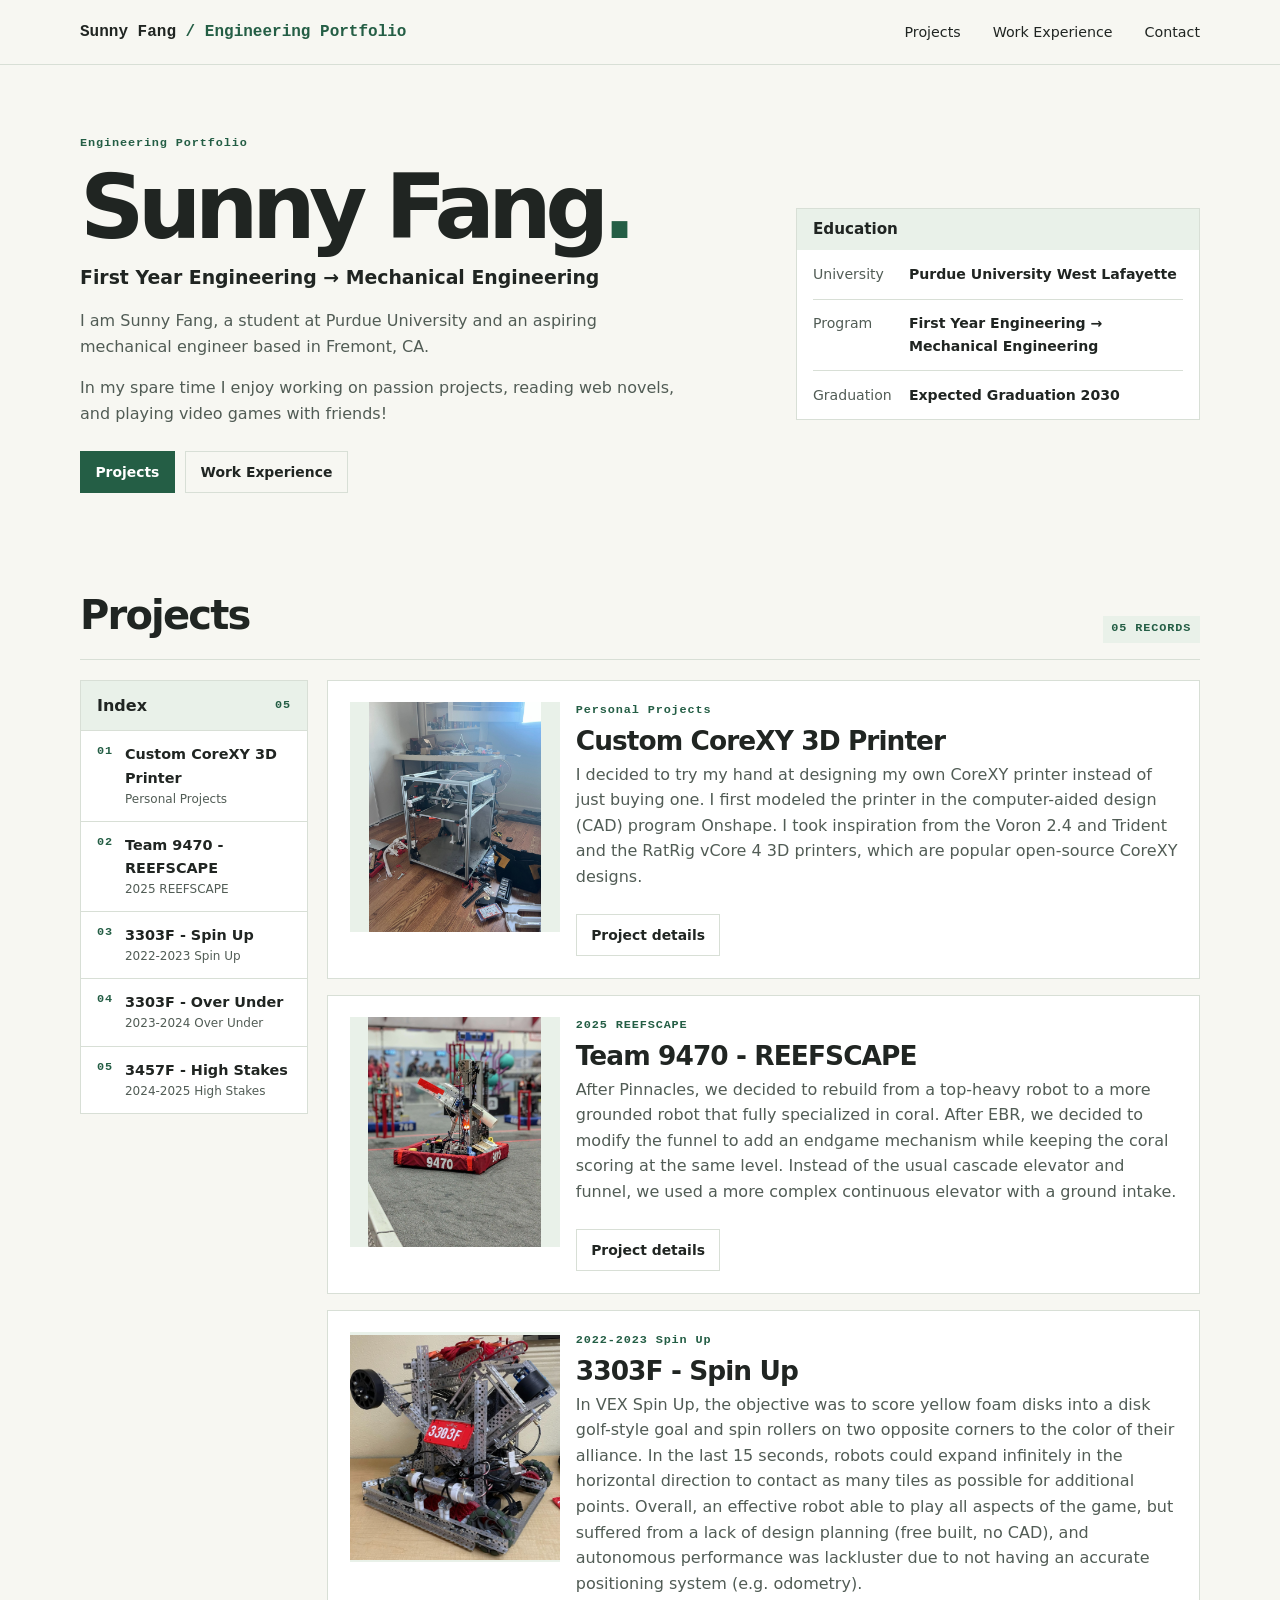
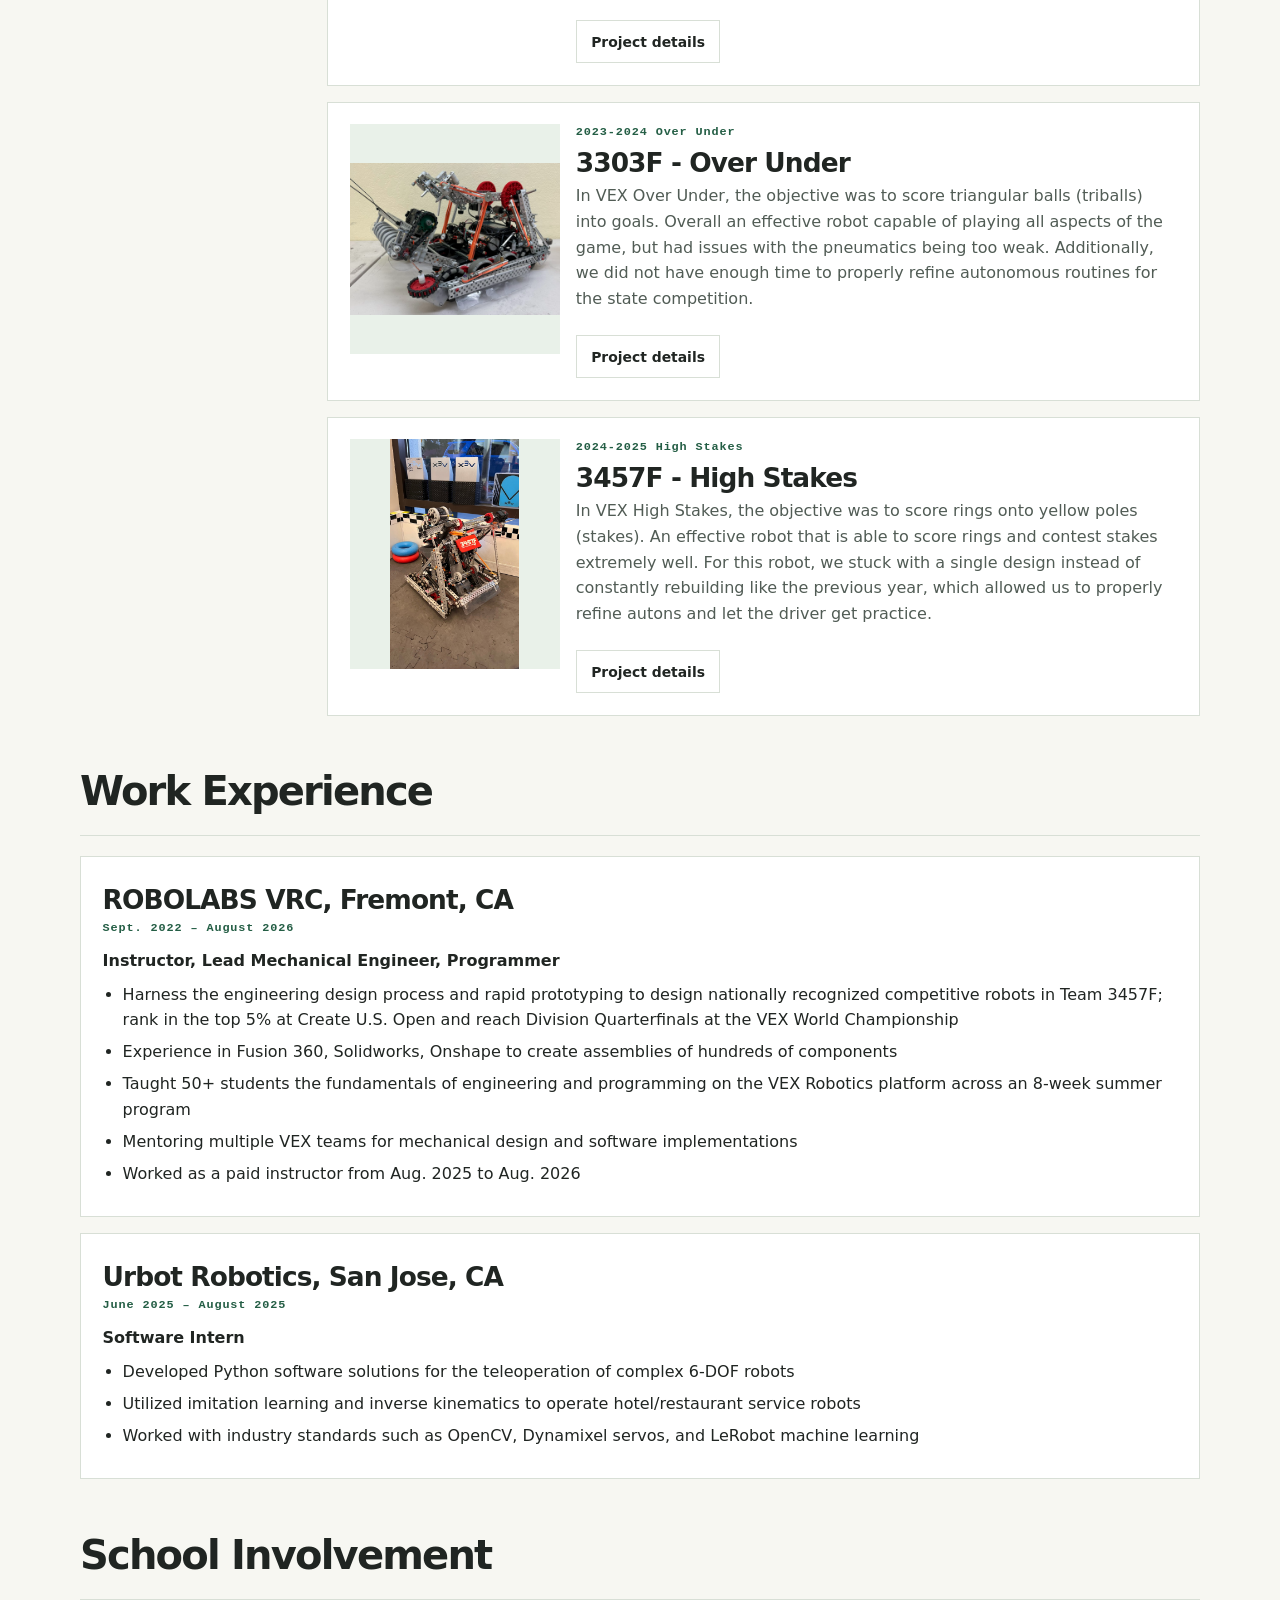
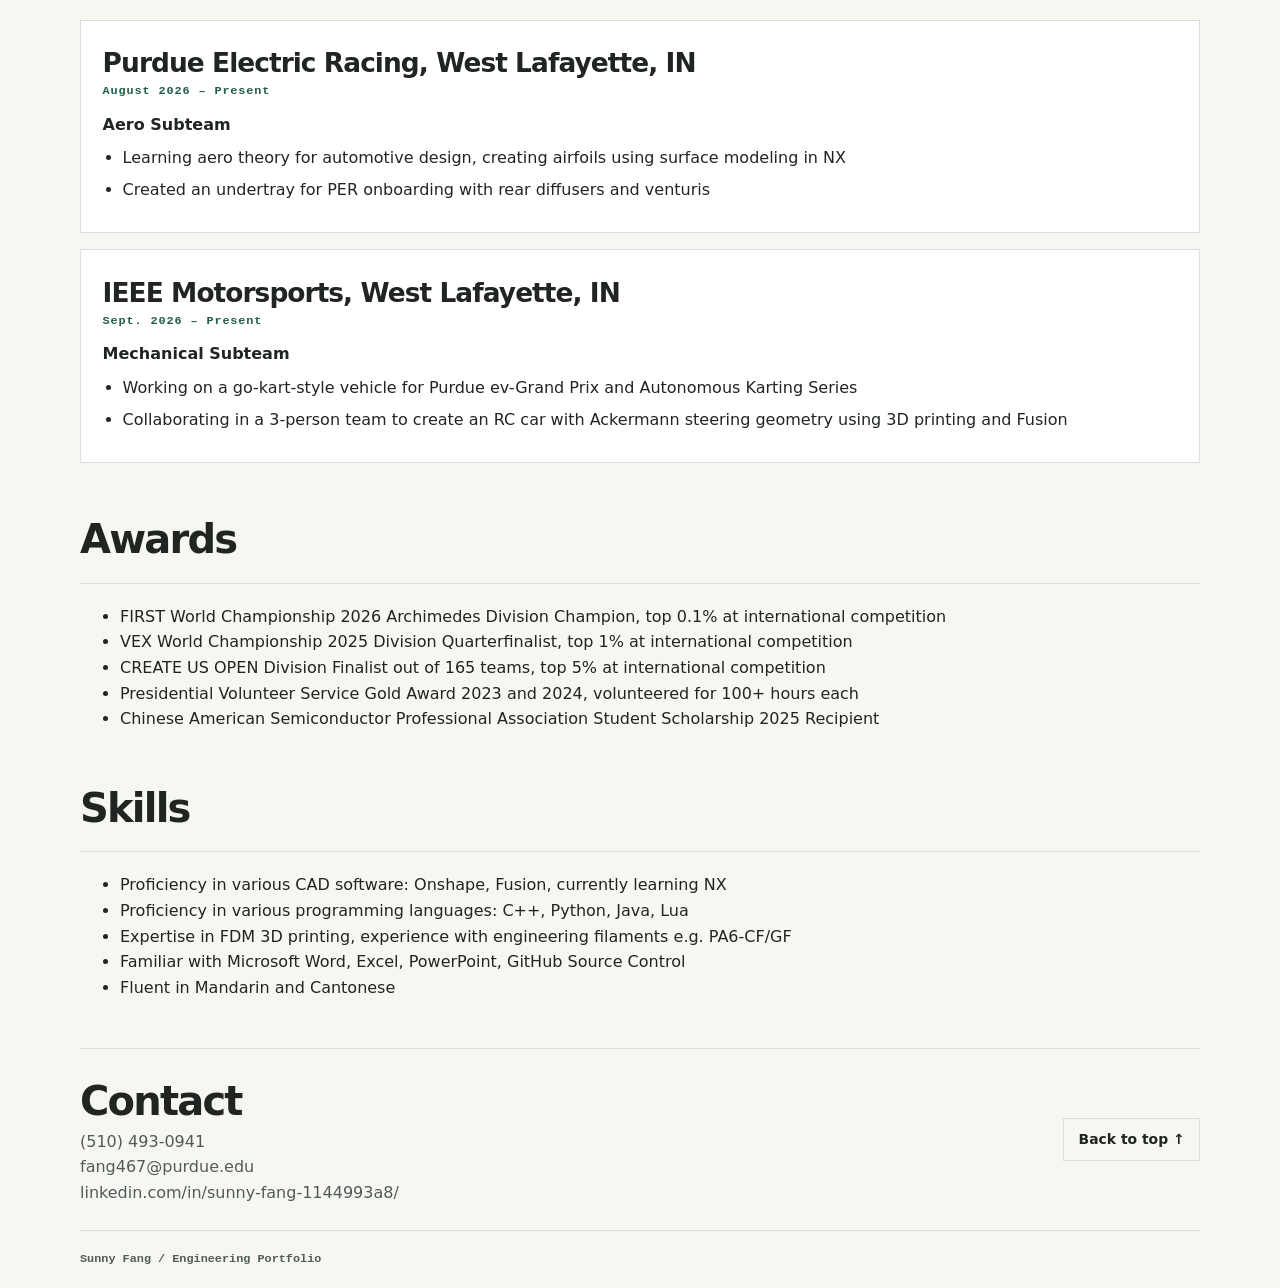
<file: index.html>
<!doctype html>
<html lang="en">
<head>
<meta charset="utf-8">
<meta name="viewport" content="width=device-width, initial-scale=1">
<meta name="description" content="Sunny Fang — Engineering Portfolio">
<title>Sunny Fang | Engineering Portfolio</title>
<link rel="stylesheet" href="style.css">
</head>
<body id="top">
<a class="skip" href="#projects">Skip to projects</a>
<header class="mast"><div class="wrap bar"><a class="mark" href="#top">Sunny Fang<span> / Engineering Portfolio</span></a><nav aria-label="Main navigation"><a href="#projects">Projects</a><a href="#experience">Work Experience</a><a href="#contact">Contact</a></nav></div></header>
<main class="wrap">
<section class="hero" aria-labelledby="name"><div class="intro">
<p class="eyebrow">Engineering Portfolio</p><h1 id="name">Sunny Fang<span>.</span></h1>
<p class="role">First Year Engineering → Mechanical Engineering</p>
<p class="lead">I am Sunny Fang, a student at Purdue University and an aspiring mechanical engineer based in Fremont, CA.</p>
<p>In my spare time I enjoy working on passion projects, reading web novels, and playing video games with friends!</p>
<div class="actions"><a class="button primary" href="#projects">Projects</a><a class="button" href="#experience">Work Experience</a></div></div>
<aside class="profile" aria-labelledby="profile-title"><div class="panel-head"><h2 id="profile-title">Education</h2></div><dl><div><dt>University</dt><dd>Purdue University West Lafayette</dd></div><div><dt>Program</dt><dd>First Year Engineering → Mechanical Engineering</dd></div><div><dt>Graduation</dt><dd>Expected Graduation 2030</dd></div></dl>
</aside></section>
<section id="projects" aria-labelledby="projects-title"><div class="section-title"><div><h2 id="projects-title">Projects</h2></div><span class="count">05 RECORDS</span></div>
<div class="project-layout"><nav class="index" aria-label="Project index"><div class="panel-head"><strong>Index</strong><span>05</span></div>
<a href="#corexy"><span>01</span><div>Custom CoreXY 3D Printer<small>Personal Projects</small></div></a>
<a href="#reefscape"><span>02</span><div>Team 9470 - REEFSCAPE<small>2025 REEFSCAPE</small></div></a>
<a href="#spin-up"><span>03</span><div>3303F - Spin Up<small>2022-2023 Spin Up</small></div></a>
<a href="#over-under"><span>04</span><div>3303F - Over Under<small>2023-2024 Over Under</small></div></a>
<a href="#high-stakes"><span>05</span><div>3457F - High Stakes<small>2024-2025 High Stakes</small></div></a></nav><div class="records"><article id="corexy" class="record">
<a class="project-thumbnail" href="projects/corexy.html"><img src="assets/images/corexy-printer.jpg" alt="Custom CoreXY 3D printer" width="1200" height="1600" loading="lazy" decoding="async"></a>
<div class="record-body">
<p class="eyebrow">Personal Projects</p><h3><a href="projects/corexy.html">Custom CoreXY 3D Printer</a></h3>
<p>I decided to try my hand at designing my own CoreXY printer instead of just buying one. I first modeled the printer in the computer-aided design (CAD) program Onshape. I took inspiration from the Voron 2.4 and Trident and the RatRig vCore 4 3D printers, which are popular open-source CoreXY designs.</p>
<div class="actions"><a class="button" href="projects/corexy.html">Project details</a></div>
</div>
</article>
<article id="reefscape" class="record">
<a class="project-thumbnail" href="projects/reefscape.html"><img src="assets/images/reefscape-east-bay.jpg" alt="Team 9470 East Bay Regional REEFSCAPE robot" width="1204" height="1599" loading="lazy" decoding="async"></a>
<div class="record-body">
<p class="eyebrow">2025 REEFSCAPE</p><h3><a href="projects/reefscape.html">Team 9470 - REEFSCAPE</a></h3>
<p>After Pinnacles, we decided to rebuild from a top-heavy robot to a more grounded robot that fully specialized in coral. After EBR, we decided to modify the funnel to add an endgame mechanism while keeping the coral scoring at the same level. Instead of the usual cascade elevator and funnel, we used a more complex continuous elevator with a ground intake.</p>
<div class="actions"><a class="button" href="projects/reefscape.html">Project details</a></div>
</div>
</article>
<article id="spin-up" class="record">
<a class="project-thumbnail" href="projects/spin-up.html"><img src="assets/images/spin-up-robot.png" alt="Team 3303F Spin Up robot" width="1092" height="1174" loading="lazy" decoding="async"></a>
<div class="record-body">
<p class="eyebrow">2022-2023 Spin Up</p><h3><a href="projects/spin-up.html">3303F - Spin Up</a></h3>
<p>In VEX Spin Up, the objective was to score yellow foam disks into a disk golf-style goal and spin rollers on two opposite corners to the color of their alliance. In the last 15 seconds, robots could expand infinitely in the horizontal direction to contact as many tiles as possible for additional points. Overall, an effective robot able to play all aspects of the game, but suffered from a lack of design planning (free built, no CAD), and autonomous performance was lackluster due to not having an accurate positioning system (e.g. odometry).</p>
<div class="actions"><a class="button" href="projects/spin-up.html">Project details</a></div>
</div>
</article>
<article id="over-under" class="record">
<a class="project-thumbnail" href="projects/over-under.html"><img src="assets/images/over-under-in-season.png" alt="Team 3303F in-season Over Under robot" width="506" height="366" loading="lazy" decoding="async"></a>
<div class="record-body">
<p class="eyebrow">2023-2024 Over Under</p><h3><a href="projects/over-under.html">3303F - Over Under</a></h3>
<p>In VEX Over Under, the objective was to score triangular balls (triballs) into goals. Overall an effective robot capable of playing all aspects of the game, but had issues with the pneumatics being too weak. Additionally, we did not have enough time to properly refine autonomous routines for the state competition.</p>
<div class="actions"><a class="button" href="projects/over-under.html">Project details</a></div>
</div>
</article>
<article id="high-stakes" class="record">
<a class="project-thumbnail" href="projects/high-stakes.html"><img src="assets/images/high-stakes-robot.jpg" alt="Team 3457F High Stakes robot" width="900" height="1600" loading="lazy" decoding="async"></a>
<div class="record-body">
<p class="eyebrow">2024-2025 High Stakes</p><h3><a href="projects/high-stakes.html">3457F - High Stakes</a></h3>
<p>In VEX High Stakes, the objective was to score rings onto yellow poles (stakes). An effective robot that is able to score rings and contest stakes extremely well. For this robot, we stuck with a single design instead of constantly rebuilding like the previous year, which allowed us to properly refine autons and let the driver get practice.</p>
<div class="actions"><a class="button" href="projects/high-stakes.html">Project details</a></div>
</div>
</article></div></div></section>
<section id="experience" aria-labelledby="experience-title"><div class="section-title"><h2 id="experience-title">Work Experience</h2></div><div class="records"><article class="record"><div class="record-body"><h3>ROBOLABS VRC, Fremont, CA</h3><p class="eyebrow">Sept. 2022 – August 2026</p><p class="subtitle">Instructor, Lead Mechanical Engineer, Programmer</p><ul><li>Harness the engineering design process and rapid prototyping to design nationally recognized competitive robots in Team 3457F; rank in the top 5% at Create U.S. Open and reach Division Quarterfinals at the VEX World Championship</li><li>Experience in Fusion 360, Solidworks, Onshape to create assemblies of hundreds of components</li><li>Taught 50+ students the fundamentals of engineering and programming on the VEX Robotics platform across an 8-week summer program</li><li>Mentoring multiple VEX teams for mechanical design and software implementations</li><li>Worked as a paid instructor from Aug. 2025 to Aug. 2026</li></ul></div></article><article class="record"><div class="record-body"><h3>Urbot Robotics, San Jose, CA</h3><p class="eyebrow">June 2025 – August 2025</p><p class="subtitle">Software Intern</p><ul><li>Developed Python software solutions for the teleoperation of complex 6-DOF robots</li><li>Utilized imitation learning and inverse kinematics to operate hotel/restaurant service robots</li><li>Worked with industry standards such as OpenCV, Dynamixel servos, and LeRobot machine learning</li></ul></div></article></div></section>
<section aria-labelledby="school-title"><div class="section-title"><h2 id="school-title">School Involvement</h2></div><div class="records"><article class="record"><div class="record-body"><h3>Purdue Electric Racing, West Lafayette, IN</h3><p class="eyebrow">August 2026 – Present</p><p class="subtitle">Aero Subteam</p><ul><li>Learning aero theory for automotive design, creating airfoils using surface modeling in NX</li><li>Created an undertray for PER onboarding with rear diffusers and venturis</li></ul></div></article><article class="record"><div class="record-body"><h3>IEEE Motorsports, West Lafayette, IN</h3><p class="eyebrow">Sept. 2026 – Present</p><p class="subtitle">Mechanical Subteam</p><ul><li>Working on a go-kart-style vehicle for Purdue ev-Grand Prix and Autonomous Karting Series</li><li>Collaborating in a 3-person team to create an RC car with Ackermann steering geometry using 3D printing and Fusion</li></ul></div></article></div></section>
<section aria-labelledby="awards-title"><div class="section-title"><h2 id="awards-title">Awards</h2></div><ul><li>FIRST World Championship 2026 Archimedes Division Champion, top 0.1% at international competition</li><li>VEX World Championship 2025 Division Quarterfinalist, top 1% at international competition</li><li>CREATE US OPEN Division Finalist out of 165 teams, top 5% at international competition</li><li>Presidential Volunteer Service Gold Award 2023 and 2024, volunteered for 100+ hours each</li><li>Chinese American Semiconductor Professional Association Student Scholarship 2025 Recipient</li></ul></section>
<section aria-labelledby="skills-title"><div class="section-title"><h2 id="skills-title">Skills</h2></div><ul><li>Proficiency in various CAD software: Onshape, Fusion, currently learning NX</li><li>Proficiency in various programming languages: C++, Python, Java, Lua</li><li>Expertise in FDM 3D printing, experience with engineering filaments e.g. PA6-CF/GF</li><li>Familiar with Microsoft Word, Excel, PowerPoint, GitHub Source Control</li><li>Fluent in Mandarin and Cantonese</li></ul></section>
<section class="contact" id="contact" aria-labelledby="contact-title"><div><h2 id="contact-title">Contact</h2><p><a href="tel:+15104930941">(510) 493-0941</a></p><p><a href="mailto:fang467@purdue.edu">fang467@purdue.edu</a></p><p><a href="https://www.linkedin.com/in/sunny-fang-1144993a8/">linkedin.com/in/sunny-fang-1144993a8/</a></p></div><a class="button" href="#top">Back to top ↑</a></section>
</main><footer class="wrap footer"><span>Sunny Fang / Engineering Portfolio</span></footer>
</body>
</html>
</file>
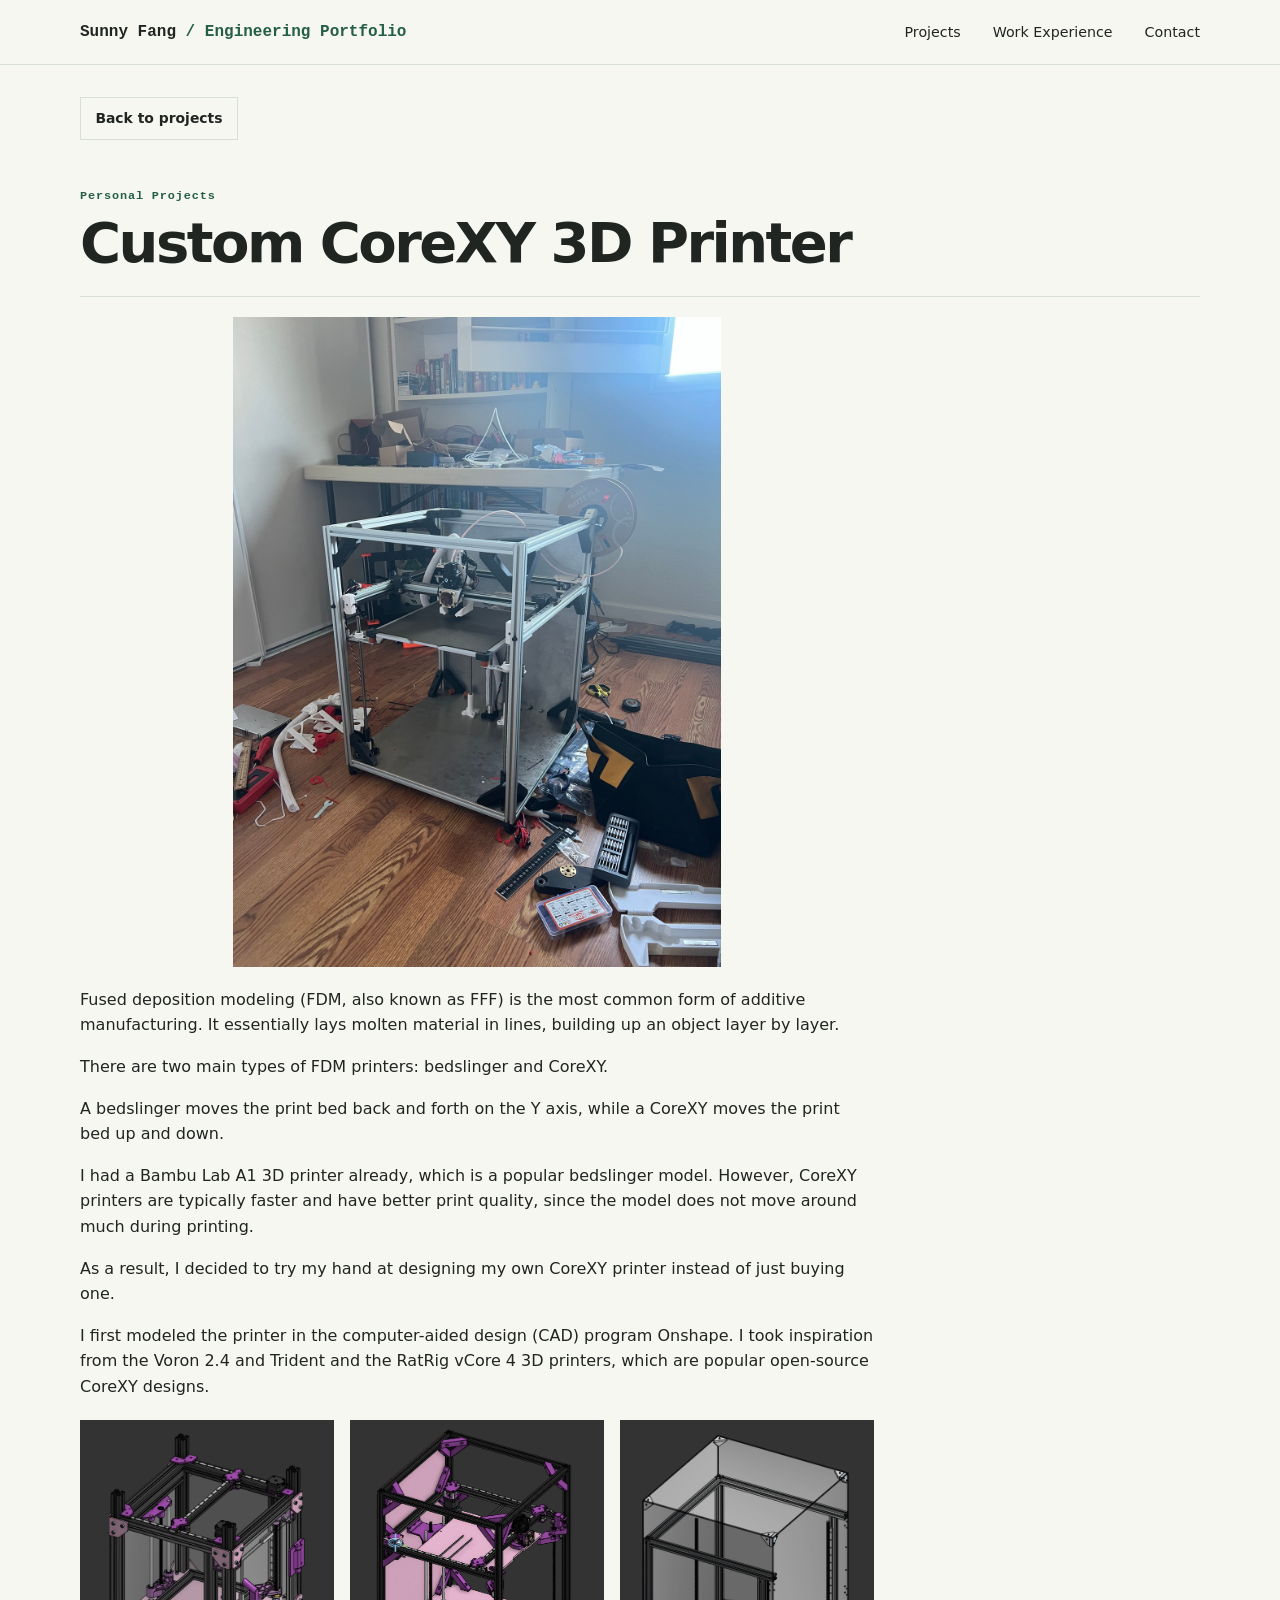
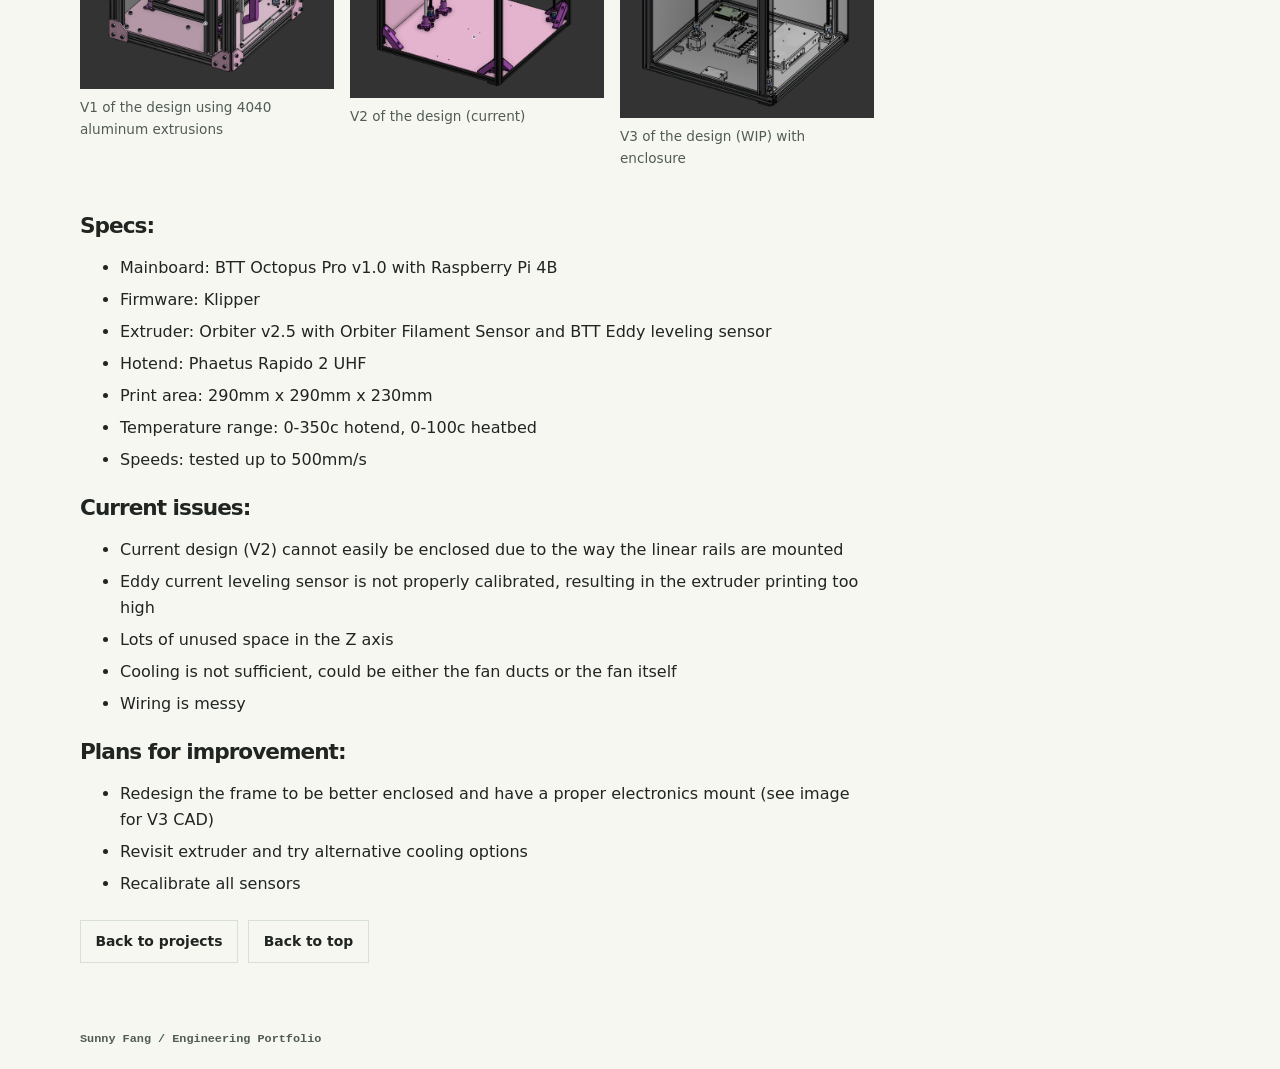
<file: projects/corexy.html>
<!doctype html>
<html lang="en">
<head>
<meta charset="utf-8">
<meta name="viewport" content="width=device-width, initial-scale=1">
<meta name="description" content="Custom CoreXY 3D Printer — Sunny Fang Engineering Portfolio">
<title>Custom CoreXY 3D Printer | Sunny Fang</title>
<link rel="stylesheet" href="../style.css">
</head>
<body id="top">
<a class="skip" href="#project">Skip to project</a>
<header class="mast">
  <div class="wrap bar">
    <a class="mark" href="../index.html">Sunny Fang<span> / Engineering Portfolio</span></a>
    <nav aria-label="Main navigation">
      <a href="../index.html#projects">Projects</a>
      <a href="../index.html#experience">Work Experience</a>
      <a href="../index.html#contact">Contact</a>
    </nav>
  </div>
</header>
<main class="wrap project-page" id="project">
  <a class="button" href="../index.html#corexy">Back to projects</a>
  <header class="section-title">
    <div>
      <p class="eyebrow">Personal Projects</p>
      <h1>Custom CoreXY 3D Printer</h1>
    </div>
  </header>
  <article class="project-details">
<figure class="project-figure">
<img src="../assets/images/corexy-printer.jpg" alt="Custom CoreXY 3D printer" width="1200" height="1600" loading="lazy" decoding="async">
</figure>

<p>Fused deposition modeling (FDM, also known as FFF) is the most common form of additive manufacturing. It essentially lays molten material in lines, building up an object layer by layer.</p>
<p>There are two main types of FDM printers: bedslinger and CoreXY.</p>
<p>A bedslinger moves the print bed back and forth on the Y axis, while a CoreXY moves the print bed up and down.</p>
<p>I had a Bambu Lab A1 3D printer already, which is a popular bedslinger model. However, CoreXY printers are typically faster and have better print quality, since the model does not move around much during printing.</p>
<p>As a result, I decided to try my hand at designing my own CoreXY printer instead of just buying one.</p>
<p>I first modeled the printer in the computer-aided design (CAD) program Onshape. I took inspiration from the Voron 2.4 and Trident and the RatRig vCore 4 3D printers, which are popular open-source CoreXY designs.</p>
<div class="project-gallery">
<figure class="project-figure">
<img src="../assets/images/corexy-v1.png" alt="V1 of the design using 4040 aluminum extrusions" width="658" height="698" loading="lazy" decoding="async">
<figcaption>V1 of the design using 4040 aluminum extrusions</figcaption>
</figure>
<figure class="project-figure">
<img src="../assets/images/corexy-v2.png" alt="V2 of the design (current)" width="635" height="695" loading="lazy" decoding="async">
<figcaption>V2 of the design (current)</figcaption>
</figure>
<figure class="project-figure">
<img src="../assets/images/corexy-v3.png" alt="V3 of the design (WIP) with enclosure" width="595" height="700" loading="lazy" decoding="async">
<figcaption>V3 of the design (WIP) with enclosure</figcaption>
</figure>
</div>
<h2>Specs: </h2><ul><li>Mainboard: BTT Octopus Pro v1.0 with Raspberry Pi 4B</li><li>Firmware: Klipper</li><li>Extruder: Orbiter v2.5 with Orbiter Filament Sensor and BTT Eddy leveling sensor</li><li>Hotend: Phaetus Rapido 2 UHF</li><li>Print area: 290mm x 290mm x 230mm</li><li>Temperature range: 0-350c hotend, 0-100c heatbed</li><li>Speeds: tested up to 500mm/s</li></ul>
<h2>Current issues:</h2><ul><li>Current design (V2) cannot easily be enclosed due to the way the linear rails are mounted</li><li>Eddy current leveling sensor is not properly calibrated, resulting in the extruder printing too high</li><li>Lots of unused space in the Z axis</li><li>Cooling is not sufficient, could be either the fan ducts or the fan itself</li><li>Wiring is messy</li></ul>
<h2>Plans for improvement:</h2><ul><li>Redesign the frame to be better enclosed and have a proper electronics mount (see image for V3 CAD)</li><li>Revisit extruder and try alternative cooling options</li><li>Recalibrate all sensors</li></ul>
  </article>
  <div class="actions">
    <a class="button" href="../index.html#corexy">Back to projects</a>
    <a class="button" href="#top">Back to top</a>
  </div>
</main>
<footer class="wrap footer"><span>Sunny Fang / Engineering Portfolio</span></footer>
</body>
</html>
</file>
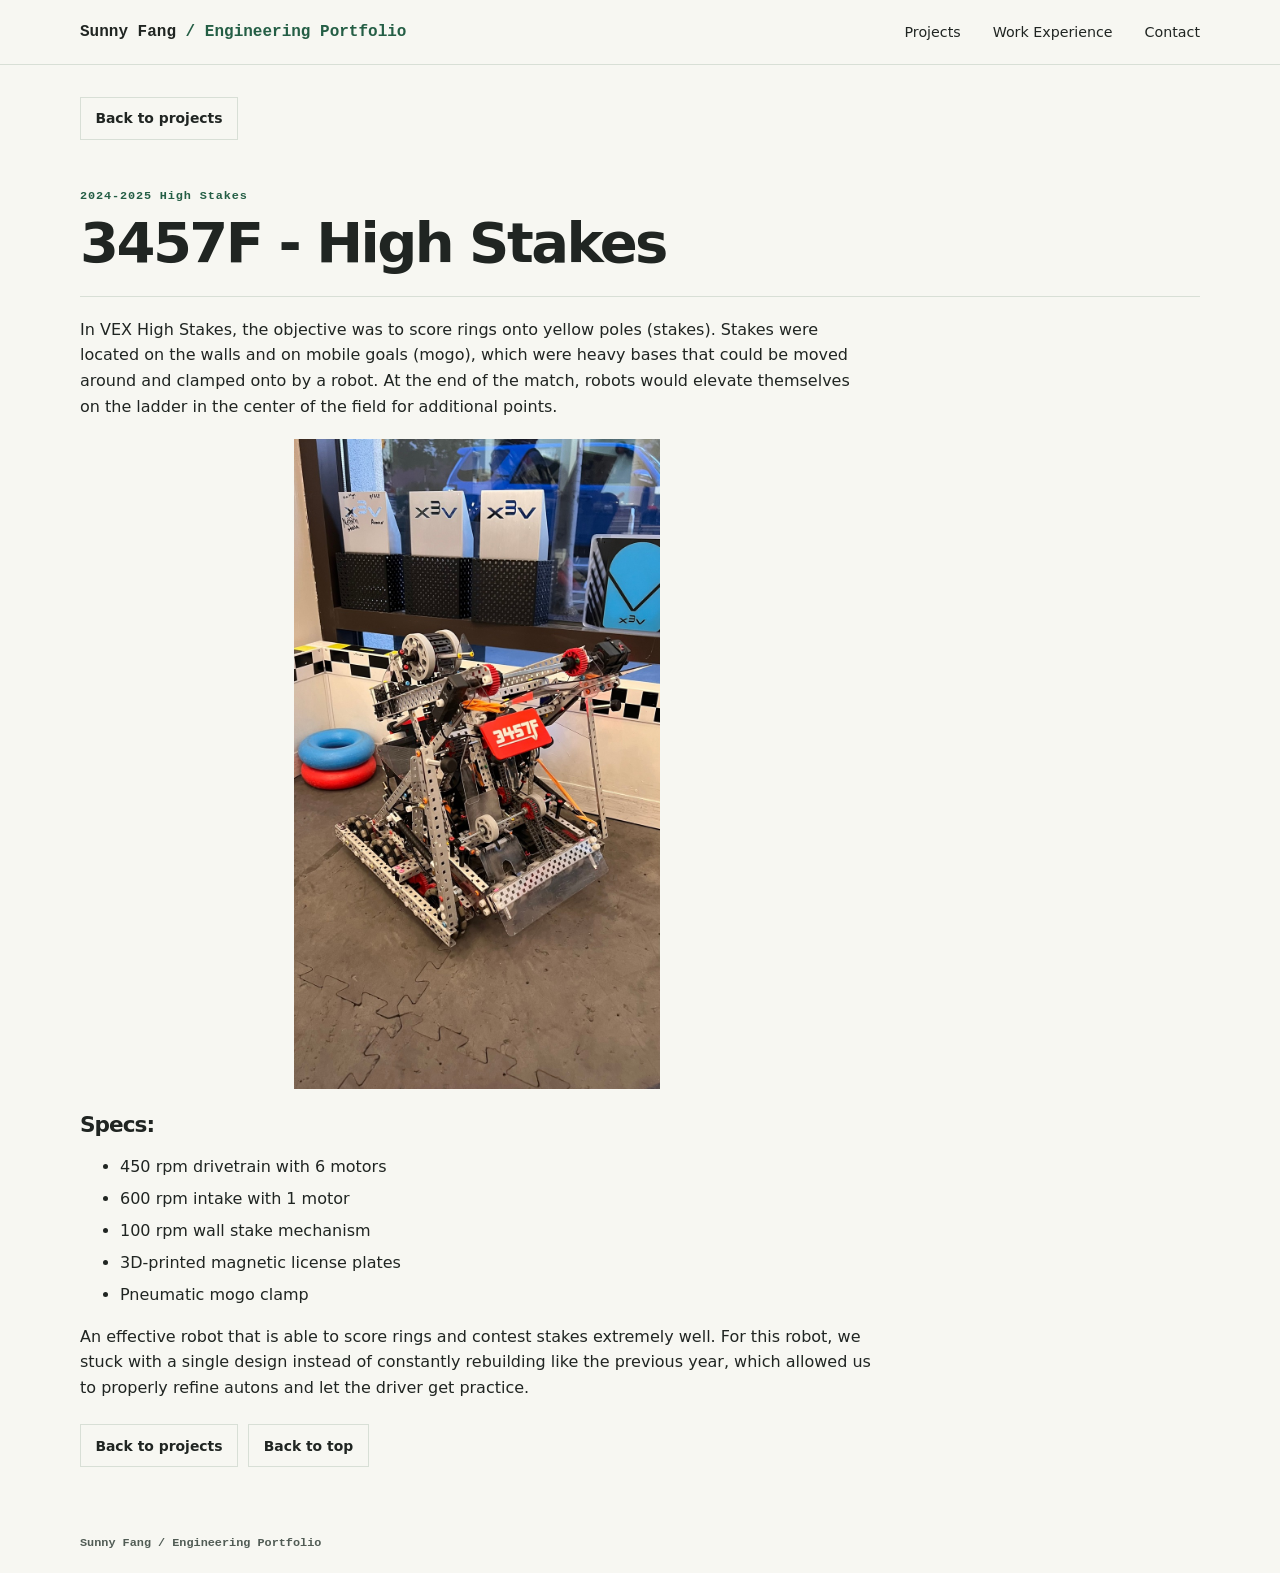
<file: projects/high-stakes.html>
<!doctype html>
<html lang="en">
<head>
<meta charset="utf-8">
<meta name="viewport" content="width=device-width, initial-scale=1">
<meta name="description" content="3457F - High Stakes — Sunny Fang Engineering Portfolio">
<title>3457F - High Stakes | Sunny Fang</title>
<link rel="stylesheet" href="../style.css">
</head>
<body id="top">
<a class="skip" href="#project">Skip to project</a>
<header class="mast">
  <div class="wrap bar">
    <a class="mark" href="../index.html">Sunny Fang<span> / Engineering Portfolio</span></a>
    <nav aria-label="Main navigation">
      <a href="../index.html#projects">Projects</a>
      <a href="../index.html#experience">Work Experience</a>
      <a href="../index.html#contact">Contact</a>
    </nav>
  </div>
</header>
<main class="wrap project-page" id="project">
  <a class="button" href="../index.html#high-stakes">Back to projects</a>
  <header class="section-title">
    <div>
      <p class="eyebrow">2024-2025 High Stakes</p>
      <h1>3457F - High Stakes</h1>
    </div>
  </header>
  <article class="project-details">
<p>In VEX High Stakes, the objective was to score rings onto yellow poles (stakes). Stakes were located on the walls and on mobile goals (mogo), which were heavy bases that could be moved around and clamped onto by a robot. At the end of the match, robots would elevate themselves on the ladder in the center of the field for additional points.</p>
<figure class="project-figure">
<img src="../assets/images/high-stakes-robot.jpg" alt="Team 3457F High Stakes robot" width="900" height="1600" loading="lazy" decoding="async">
</figure>
<h2>Specs: </h2><ul><li>450 rpm drivetrain with 6 motors</li><li>600 rpm intake with 1 motor</li><li>100 rpm wall stake mechanism</li><li>3D-printed magnetic license plates</li><li>Pneumatic mogo clamp</li></ul>
<p>An effective robot that is able to score rings and contest stakes extremely well. For this robot, we stuck with a single design instead of constantly rebuilding like the previous year, which allowed us to properly refine autons and let the driver get practice.</p>
  </article>
  <div class="actions">
    <a class="button" href="../index.html#high-stakes">Back to projects</a>
    <a class="button" href="#top">Back to top</a>
  </div>
</main>
<footer class="wrap footer"><span>Sunny Fang / Engineering Portfolio</span></footer>
</body>
</html>
</file>
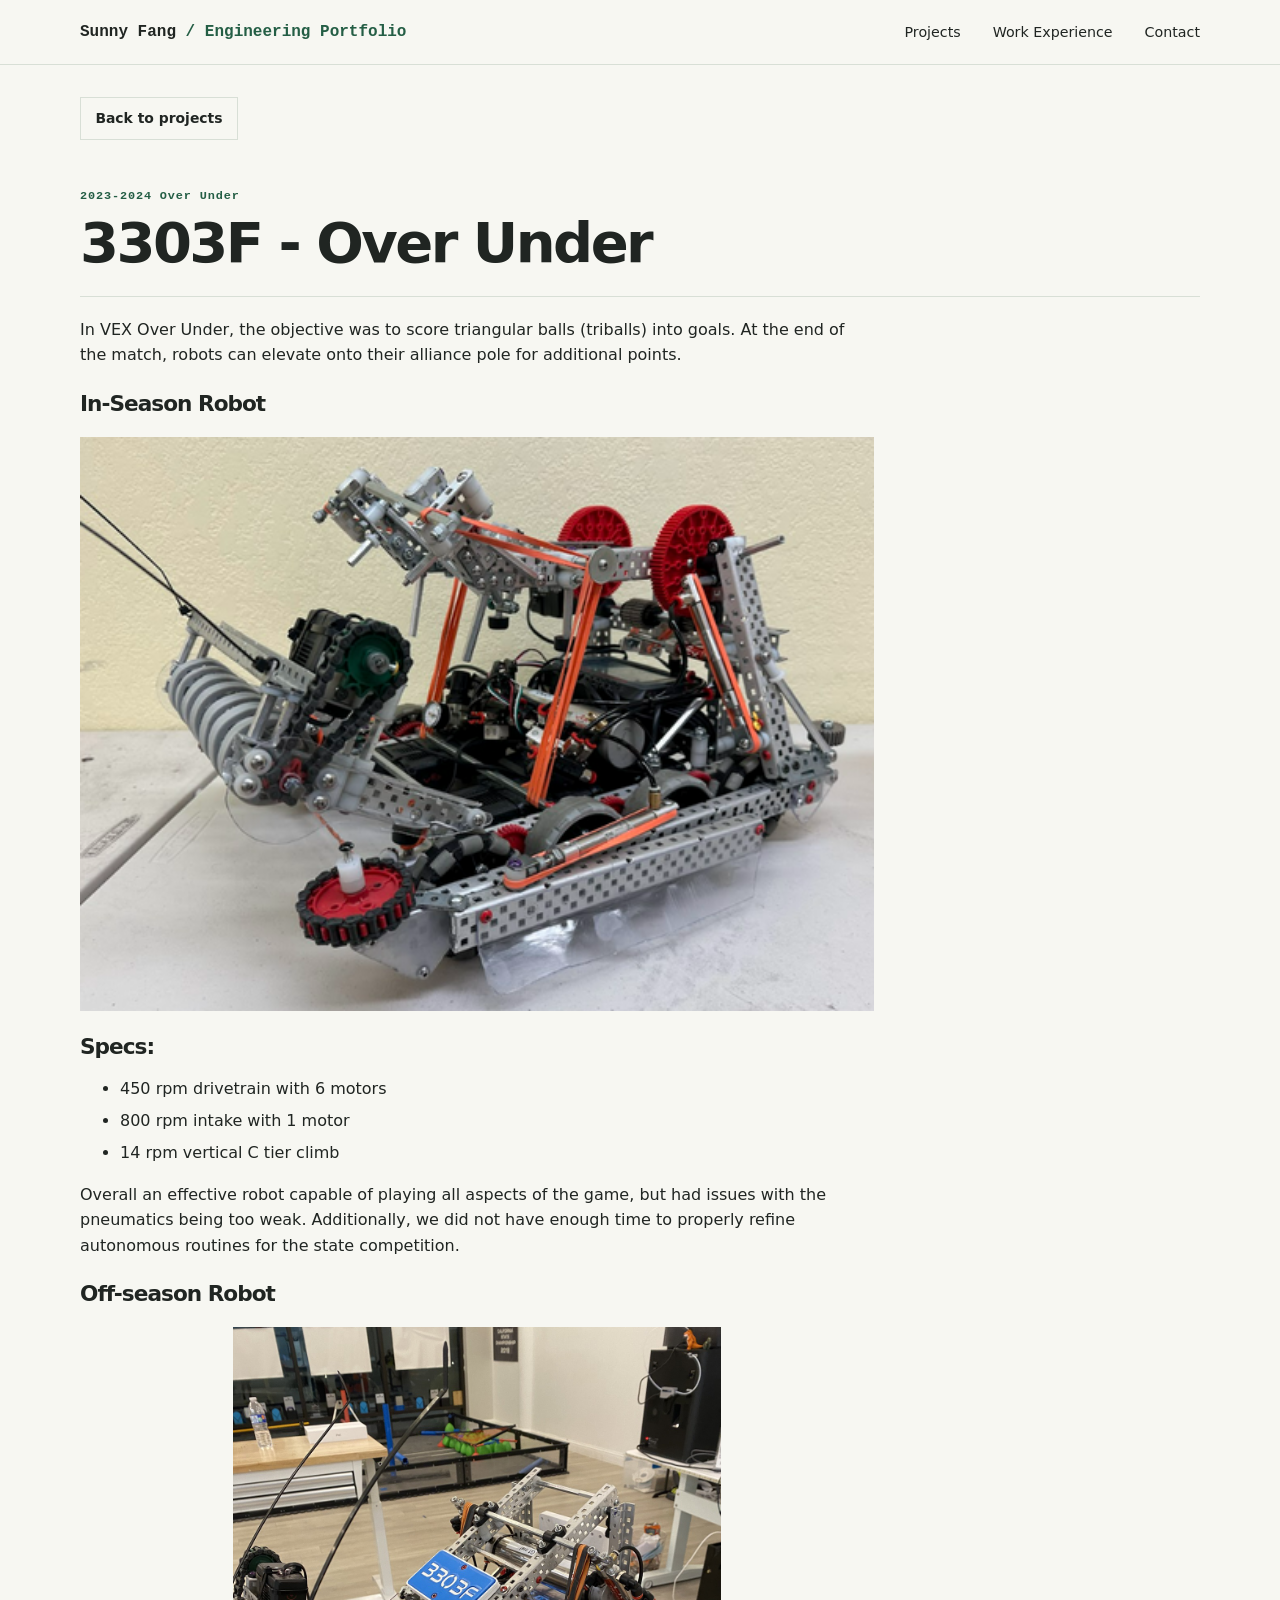
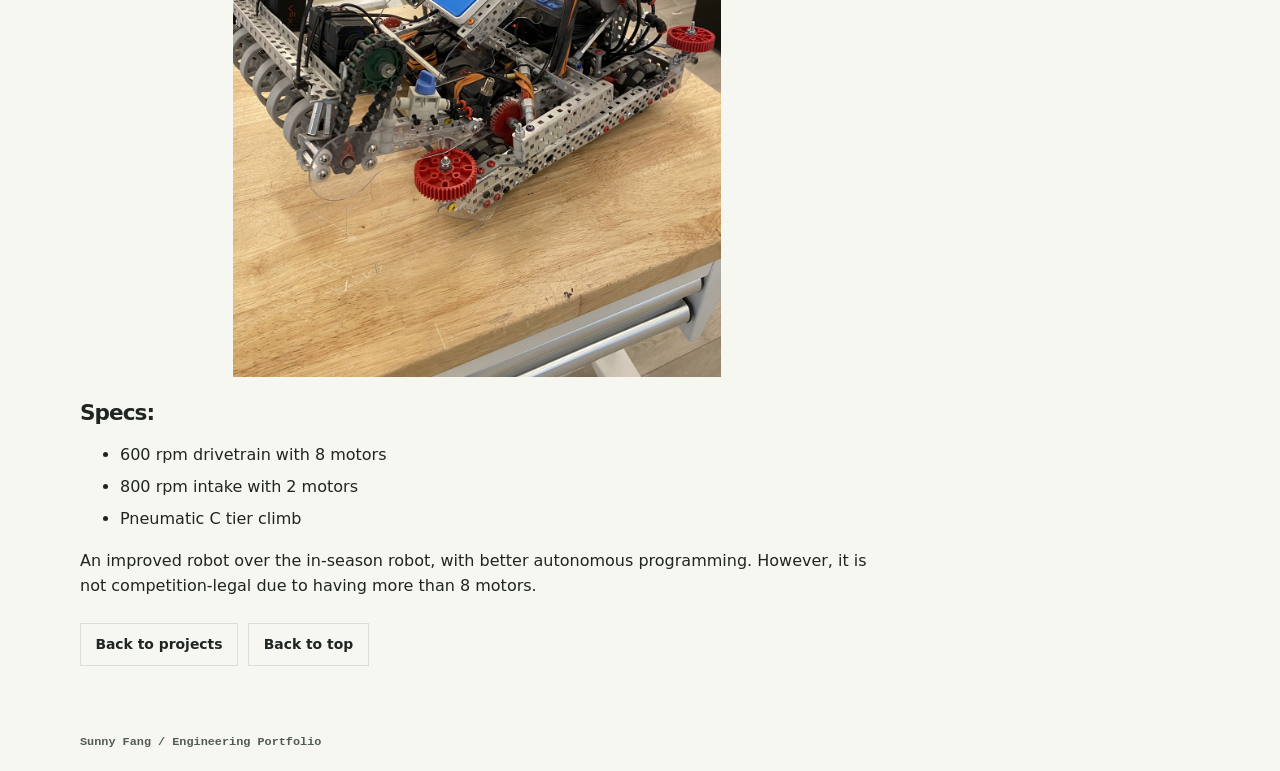
<file: projects/over-under.html>
<!doctype html>
<html lang="en">
<head>
<meta charset="utf-8">
<meta name="viewport" content="width=device-width, initial-scale=1">
<meta name="description" content="3303F - Over Under — Sunny Fang Engineering Portfolio">
<title>3303F - Over Under | Sunny Fang</title>
<link rel="stylesheet" href="../style.css">
</head>
<body id="top">
<a class="skip" href="#project">Skip to project</a>
<header class="mast">
  <div class="wrap bar">
    <a class="mark" href="../index.html">Sunny Fang<span> / Engineering Portfolio</span></a>
    <nav aria-label="Main navigation">
      <a href="../index.html#projects">Projects</a>
      <a href="../index.html#experience">Work Experience</a>
      <a href="../index.html#contact">Contact</a>
    </nav>
  </div>
</header>
<main class="wrap project-page" id="project">
  <a class="button" href="../index.html#over-under">Back to projects</a>
  <header class="section-title">
    <div>
      <p class="eyebrow">2023-2024 Over Under</p>
      <h1>3303F - Over Under</h1>
    </div>
  </header>
  <article class="project-details">
<p>In VEX Over Under, the objective was to score triangular balls (triballs) into goals. At the end of the match, robots can elevate onto their alliance pole for additional points.</p>
<h2>In-Season Robot</h2>
<figure class="project-figure">
<img src="../assets/images/over-under-in-season.png" alt="Team 3303F Over Under in-season robot" width="506" height="366" loading="lazy" decoding="async">
</figure>

<h2>Specs: </h2><ul><li>450 rpm drivetrain with 6 motors</li><li>800 rpm intake with 1 motor</li><li>14 rpm vertical C tier climb</li></ul>
<p>Overall an effective robot capable of playing all aspects of the game, but had issues with the pneumatics being too weak. Additionally, we did not have enough time to properly refine autonomous routines for the state competition.</p>
<h2>Off-season Robot</h2>
<figure class="project-figure">
<img src="../assets/images/over-under-off-season.jpg" alt="Team 3303F Over Under off-season robot" width="1200" height="1600" loading="lazy" decoding="async">
</figure>

<h2>Specs: </h2><ul><li>600 rpm drivetrain with 8 motors</li><li>800 rpm intake with 2 motors</li><li>Pneumatic C tier climb</li></ul>
<p>An improved robot over the in-season robot, with better autonomous programming. However, it is not competition-legal due to having more than 8 motors.</p>
  </article>
  <div class="actions">
    <a class="button" href="../index.html#over-under">Back to projects</a>
    <a class="button" href="#top">Back to top</a>
  </div>
</main>
<footer class="wrap footer"><span>Sunny Fang / Engineering Portfolio</span></footer>
</body>
</html>
</file>
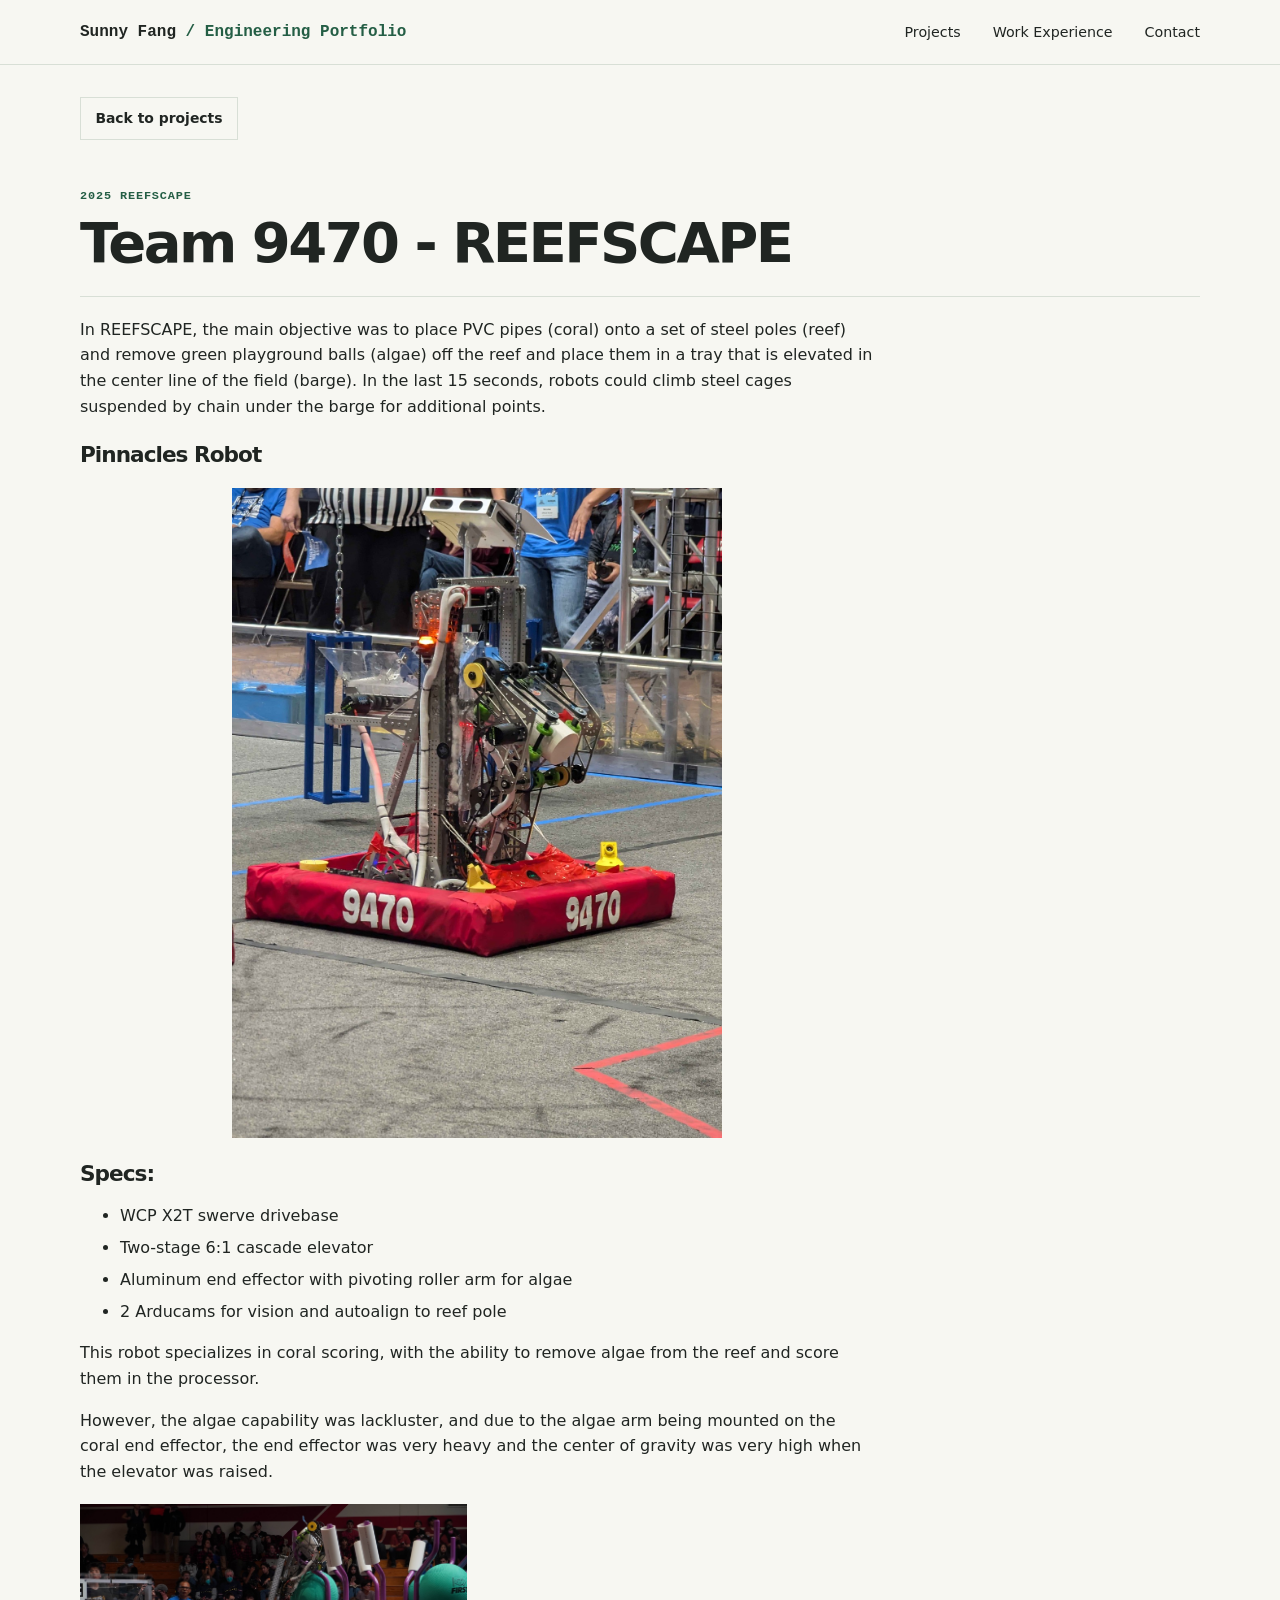
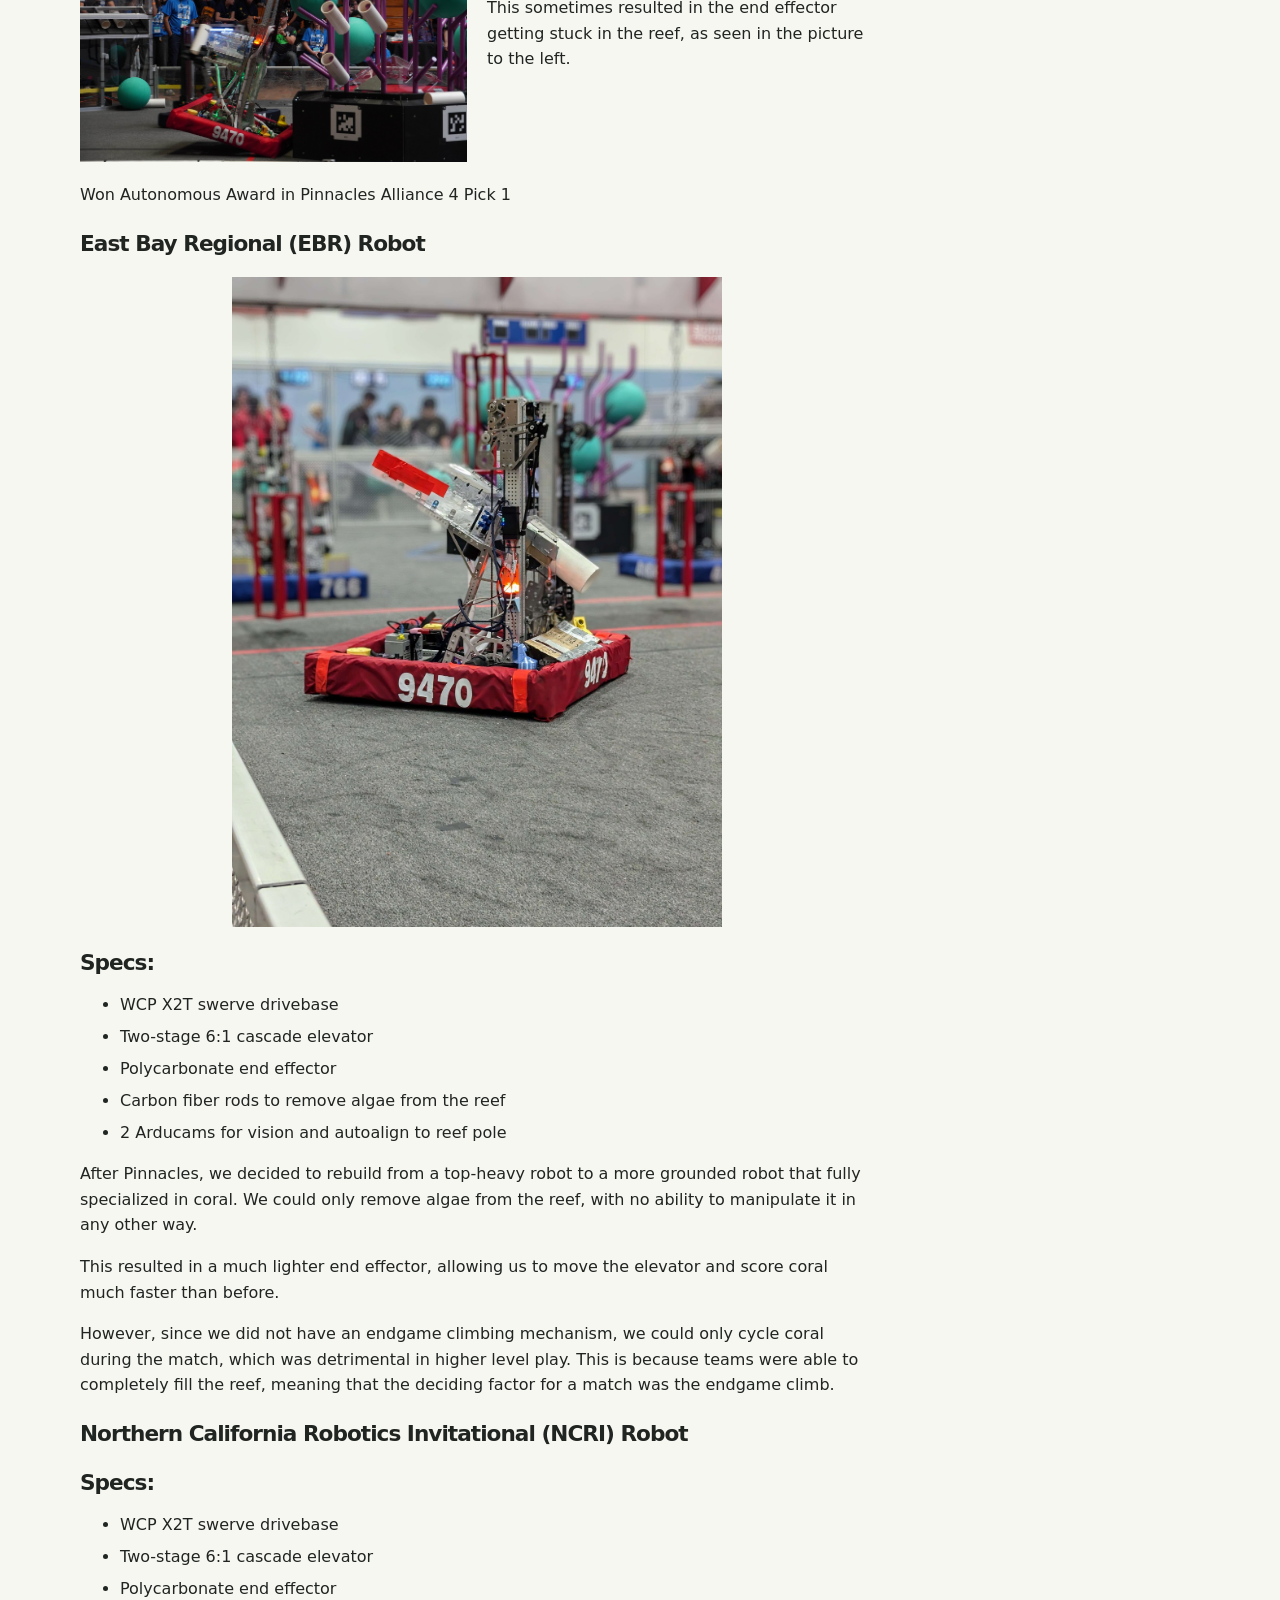
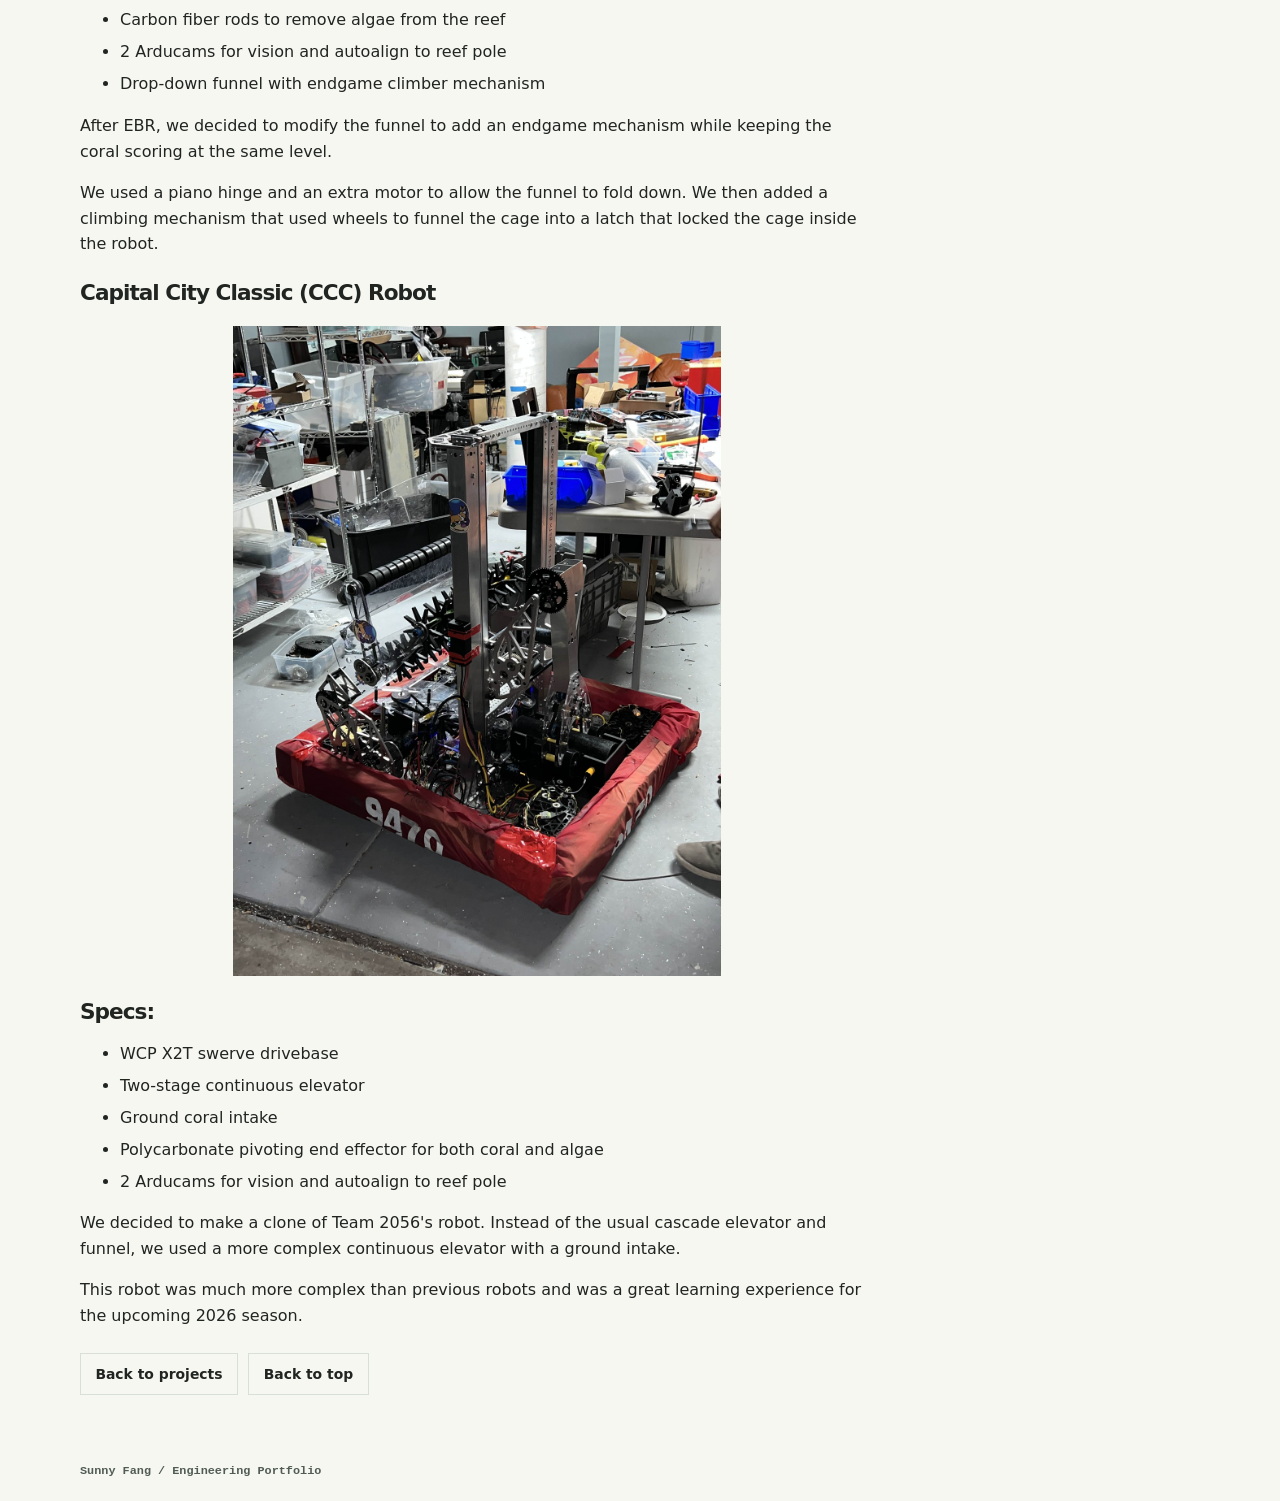
<file: projects/reefscape.html>
<!doctype html>
<html lang="en">
<head>
<meta charset="utf-8">
<meta name="viewport" content="width=device-width, initial-scale=1">
<meta name="description" content="Team 9470 - REEFSCAPE — Sunny Fang Engineering Portfolio">
<title>Team 9470 - REEFSCAPE | Sunny Fang</title>
<link rel="stylesheet" href="../style.css">
</head>
<body id="top">
<a class="skip" href="#project">Skip to project</a>
<header class="mast">
  <div class="wrap bar">
    <a class="mark" href="../index.html">Sunny Fang<span> / Engineering Portfolio</span></a>
    <nav aria-label="Main navigation">
      <a href="../index.html#projects">Projects</a>
      <a href="../index.html#experience">Work Experience</a>
      <a href="../index.html#contact">Contact</a>
    </nav>
  </div>
</header>
<main class="wrap project-page" id="project">
  <a class="button" href="../index.html#reefscape">Back to projects</a>
  <header class="section-title">
    <div>
      <p class="eyebrow">2025 REEFSCAPE</p>
      <h1>Team 9470 - REEFSCAPE</h1>
    </div>
  </header>
  <article class="project-details">
<p>In REEFSCAPE, the main objective was to place PVC pipes (coral) onto a set of steel poles (reef) and remove green playground balls (algae) off the reef and place them in a tray that is elevated in the center line of the field (barge). In the last 15 seconds, robots could climb steel cages suspended by chain under the barge for additional points.</p>
<h2>Pinnacles Robot</h2>
<figure class="project-figure">
<img src="../assets/images/reefscape-pinnacles.jpg" alt="Team 9470 Pinnacles Robot" width="1204" height="1599" loading="lazy" decoding="async">
</figure>

<h2>Specs: </h2><ul><li>WCP X2T swerve drivebase</li><li>Two-stage 6:1 cascade elevator</li><li>Aluminum end effector with pivoting roller arm for algae</li><li>2 Arducams for vision and autoalign to reef pole</li></ul>
<p>This robot specializes in coral scoring, with the ability to remove algae from the reef and score them in the processor.</p>
<p>However, the algae capability was lackluster, and due to the algae arm being mounted on the coral end effector, the end effector was very heavy and the center of gravity was very high when the elevator was raised.</p>
<div class="project-comparison"><figure class="project-figure">
<img src="../assets/images/reefscape-pinnacles-reef.jpg" alt="Team 9470 Pinnacles robot with its end effector in the reef" width="1599" height="1066" loading="lazy" decoding="async">
</figure>
<p>This sometimes resulted in the end effector getting stuck in the reef, as seen in the picture to the left.</p></div>
<p>Won Autonomous Award in Pinnacles Alliance 4 Pick 1</p>
<h2>East Bay Regional (EBR) Robot</h2>
<figure class="project-figure">
<img src="../assets/images/reefscape-east-bay.jpg" alt="Team 9470 East Bay Regional (EBR) Robot" width="1204" height="1599" loading="lazy" decoding="async">
</figure>

<h2>Specs: </h2><ul><li>WCP X2T swerve drivebase</li><li>Two-stage 6:1 cascade elevator</li><li>Polycarbonate end effector</li><li>Carbon fiber rods to remove algae from the reef</li><li>2 Arducams for vision and autoalign to reef pole</li></ul>
<p>After Pinnacles, we decided to rebuild from a top-heavy robot to a more grounded robot that fully specialized in coral. We could only remove algae from the reef, with no ability to manipulate it in any other way.</p>
<p>This resulted in a much lighter end effector, allowing us to move the elevator and score coral much faster than before.</p>
<p>However, since we did not have an endgame climbing mechanism, we could only cycle coral during the match, which was detrimental in higher level play. This is because teams were able to completely fill the reef, meaning that the deciding factor for a match was the endgame climb.</p>
<h2>Northern California Robotics Invitational (NCRI) Robot</h2>
<h2>Specs: </h2><ul><li>WCP X2T swerve drivebase</li><li>Two-stage 6:1 cascade elevator</li><li>Polycarbonate end effector</li><li>Carbon fiber rods to remove algae from the reef</li><li>2 Arducams for vision and autoalign to reef pole</li><li>Drop-down funnel with endgame climber mechanism</li></ul>
<p>After EBR, we decided to modify the funnel to add an endgame mechanism while keeping the coral scoring at the same level.</p>
<p>We used a piano hinge and an extra motor to allow the funnel to fold down. We then added a climbing mechanism that used wheels to funnel the cage into a latch that locked the cage inside the robot.</p>
<h2>Capital City Classic (CCC) Robot</h2>
<figure class="project-figure">
<img src="../assets/images/reefscape-capital-city.jpg" alt="Team 9470 Capital City Classic (CCC) Robot" width="1200" height="1600" loading="lazy" decoding="async">
</figure>

<h2>Specs: </h2><ul><li>WCP X2T swerve drivebase</li><li>Two-stage continuous elevator</li><li>Ground coral intake</li><li>Polycarbonate pivoting end effector for both coral and algae</li><li>2 Arducams for vision and autoalign to reef pole</li></ul>
<p>We decided to make a clone of Team 2056&#x27;s robot. Instead of the usual cascade elevator and funnel, we used a more complex continuous elevator with a ground intake.</p>
<p>This robot was much more complex than previous robots and was a great learning experience for the upcoming 2026 season.</p>
  </article>
  <div class="actions">
    <a class="button" href="../index.html#reefscape">Back to projects</a>
    <a class="button" href="#top">Back to top</a>
  </div>
</main>
<footer class="wrap footer"><span>Sunny Fang / Engineering Portfolio</span></footer>
</body>
</html>
</file>
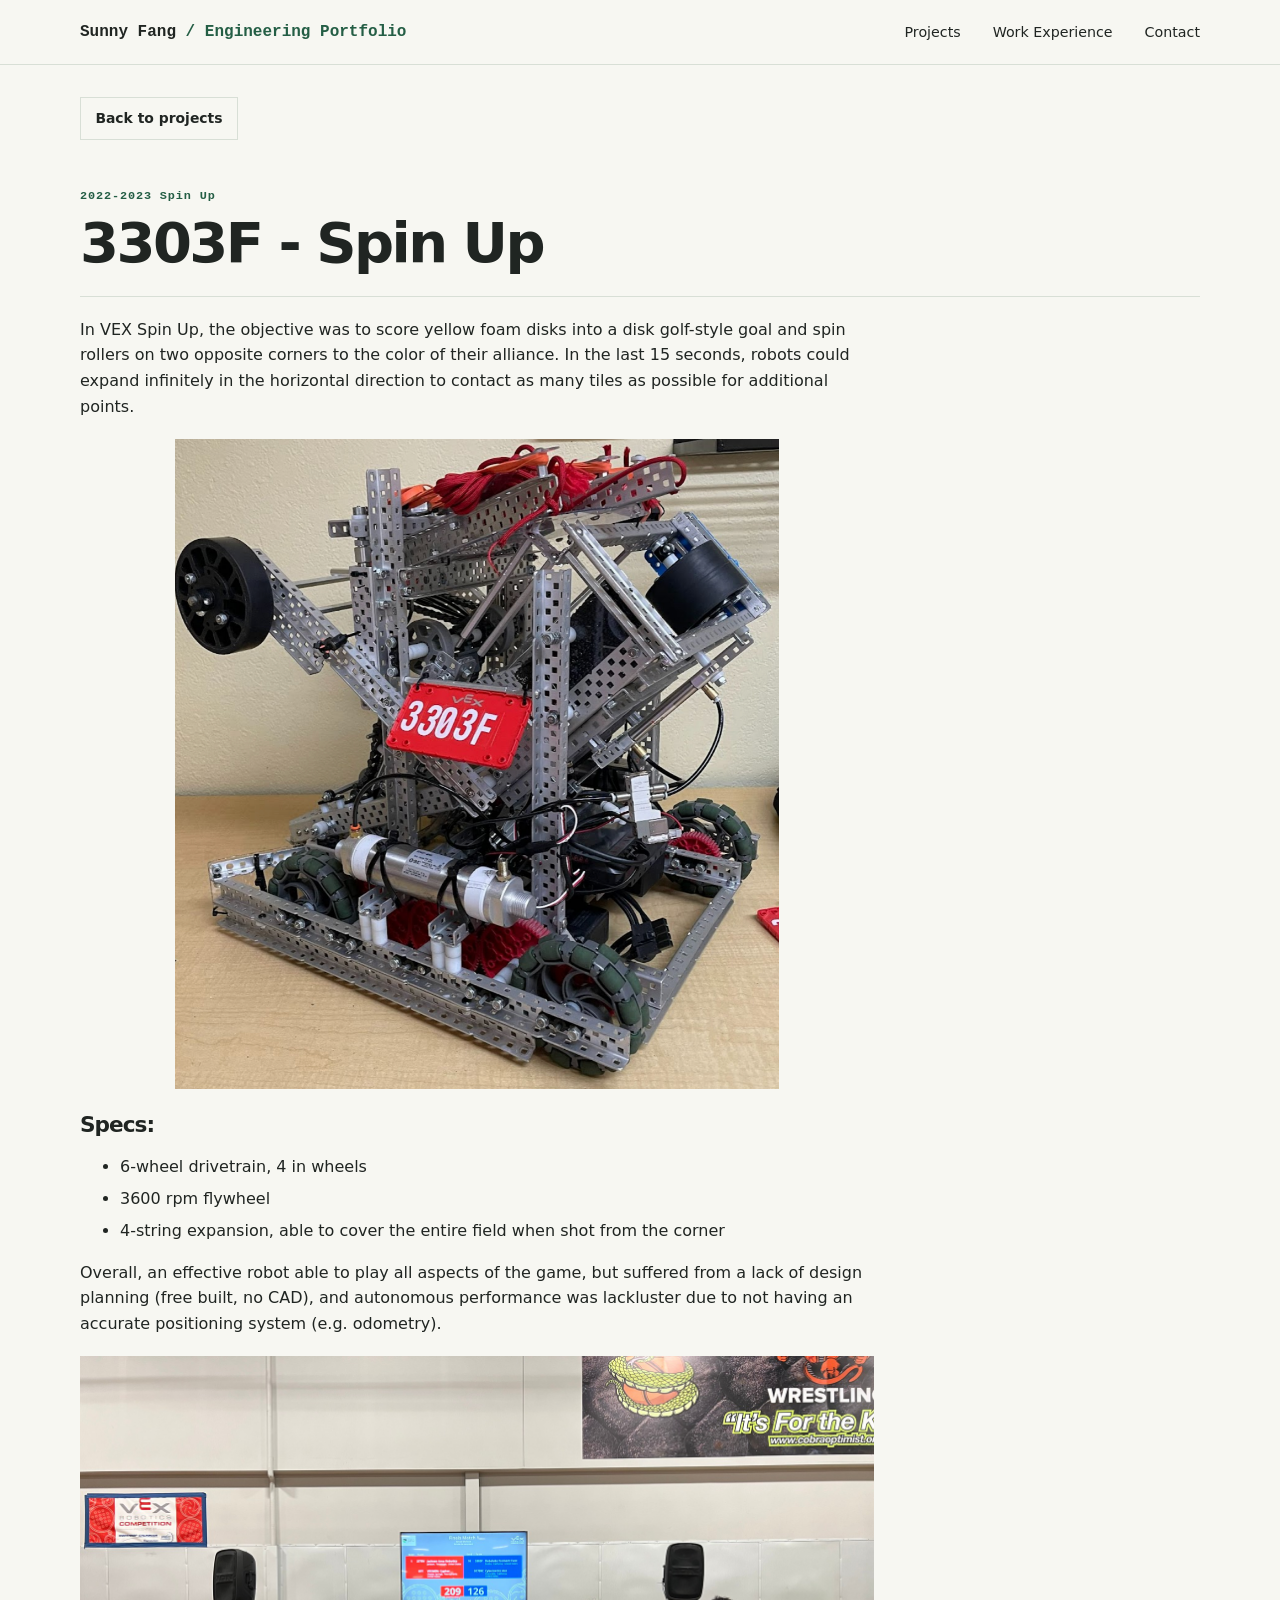
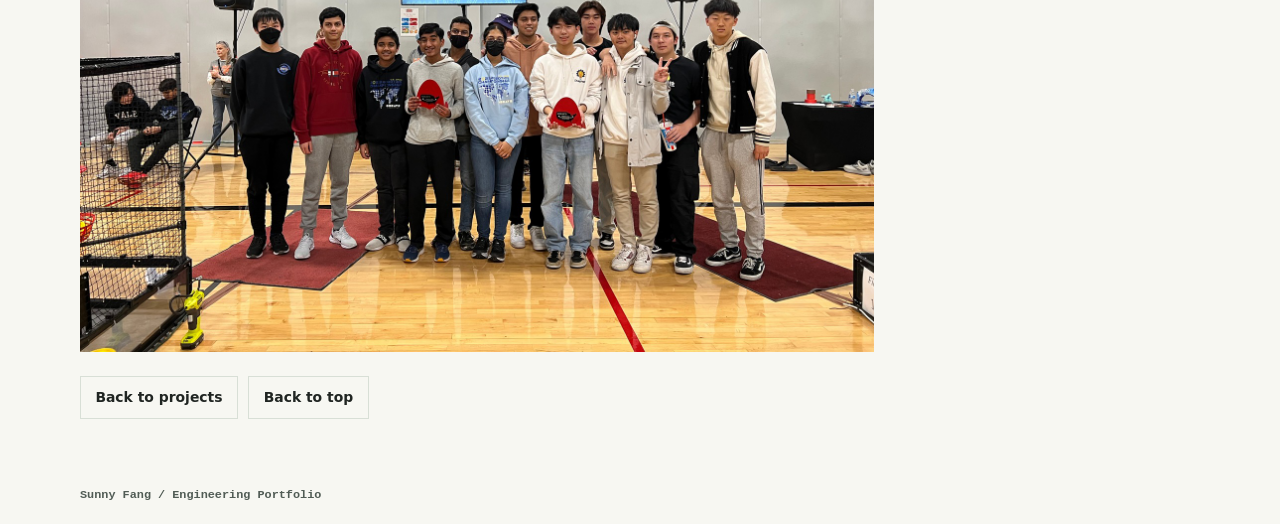
<file: projects/spin-up.html>
<!doctype html>
<html lang="en">
<head>
<meta charset="utf-8">
<meta name="viewport" content="width=device-width, initial-scale=1">
<meta name="description" content="3303F - Spin Up — Sunny Fang Engineering Portfolio">
<title>3303F - Spin Up | Sunny Fang</title>
<link rel="stylesheet" href="../style.css">
</head>
<body id="top">
<a class="skip" href="#project">Skip to project</a>
<header class="mast">
  <div class="wrap bar">
    <a class="mark" href="../index.html">Sunny Fang<span> / Engineering Portfolio</span></a>
    <nav aria-label="Main navigation">
      <a href="../index.html#projects">Projects</a>
      <a href="../index.html#experience">Work Experience</a>
      <a href="../index.html#contact">Contact</a>
    </nav>
  </div>
</header>
<main class="wrap project-page" id="project">
  <a class="button" href="../index.html#spin-up">Back to projects</a>
  <header class="section-title">
    <div>
      <p class="eyebrow">2022-2023 Spin Up</p>
      <h1>3303F - Spin Up</h1>
    </div>
  </header>
  <article class="project-details">
<p>In VEX Spin Up, the objective was to score yellow foam disks into a disk golf-style goal and spin rollers on two opposite corners to the color of their alliance. In the last 15 seconds, robots could expand infinitely in the horizontal direction to contact as many tiles as possible for additional points.</p>
<figure class="project-figure">
<img src="../assets/images/spin-up-robot.png" alt="Team 3303F Spin Up robot" width="1092" height="1174" loading="lazy" decoding="async">
</figure>
<h2>Specs:</h2><ul><li>6-wheel drivetrain, 4 in wheels</li><li>3600 rpm flywheel</li><li>4-string expansion, able to cover the entire field when shot from the corner</li></ul>
<p>Overall, an effective robot able to play all aspects of the game, but suffered from a lack of design planning (free built, no CAD), and autonomous performance was lackluster due to not having an accurate positioning system (e.g. odometry).</p>
<figure class="project-figure">
<img src="../assets/images/spin-up-field.jpg" alt="Team 3303F group photo with robots and awards" width="1600" height="1200" loading="lazy" decoding="async">
</figure>
  </article>
  <div class="actions">
    <a class="button" href="../index.html#spin-up">Back to projects</a>
    <a class="button" href="#top">Back to top</a>
  </div>
</main>
<footer class="wrap footer"><span>Sunny Fang / Engineering Portfolio</span></footer>
</body>
</html>
</file>
<file: style.css>
:root{color-scheme:light;--paper:#f7f7f2;--card:#fff;--ink:#202522;--muted:#515c55;--line:#d8dfd6;--accent:#245e45;--mint:#e9f1e9;--mono:ui-monospace,Consolas,monospace}
*{box-sizing:border-box}
html{scroll-behavior:smooth;scroll-padding-top:90px}
body{margin:0;background:var(--paper);color:var(--ink);font:16px/1.6 system-ui,sans-serif}
a{color:inherit;text-decoration:none}
a:hover,summary:hover{color:var(--accent);text-decoration:underline;text-underline-offset:.25em}
:focus-visible{outline:2px solid var(--accent);outline-offset:4px}
.wrap{width:min(1120px,calc(100% - 64px));margin:auto}
.skip{position:fixed;left:1rem;top:-5rem;z-index:3;background:white;padding:.5rem}
.skip:focus{top:1rem}
.mast{position:sticky;top:0;z-index:2;background:var(--paper);border-bottom:1px solid var(--line)}
.bar,.section-title,.panel-head,.contact,.footer{display:flex;align-items:center;justify-content:space-between;gap:1rem}
.bar{min-height:64px}
.bar nav{display:flex;gap:clamp(.8rem,3vw,2rem);font-size:.89rem}
.mark{font:700 1rem var(--mono);white-space:nowrap}
.mark span,h1 span{color:var(--accent)}
.hero{display:grid;grid-template-columns:1.55fr 1fr;align-items:center;gap:clamp(2rem,7vw,6rem);padding:70px 0 46px}
.eyebrow,.count,.panel-head span,.panel-foot,.stack span,.index a>span,.footer,.contact-email{font:600 .74rem/1.5 var(--mono);letter-spacing:.075em;color:var(--accent)}
.dot{display:inline-block;width:8px;height:8px;background:var(--accent);margin-right:.45rem;vertical-align:1px}
h1,h2,h3,p{margin:0}
h1{font-size:clamp(3rem,7vw,5.65rem);line-height:1.04;letter-spacing:-.075em;margin:.5rem 0}
h2{font-size:clamp(1.65rem,3.5vw,2.5rem);letter-spacing:-.045em;line-height:1.15}
h3{font-size:1.65rem;line-height:1.2;letter-spacing:-.035em;margin:.3rem 0}
.role{font-size:1.18rem;font-weight:650}
.lead{margin-top:1rem;max-width:53ch;color:var(--muted)}
.actions{display:flex;flex-wrap:wrap;gap:.65rem;margin-top:1.5rem}
.button,summary{display:inline-block;padding:.58rem .9rem;border:1px solid var(--line);font-size:.87rem;font-weight:650;white-space:nowrap}
.primary{background:var(--accent);border-color:var(--accent);color:white}
.primary:hover{color:white}
.profile,.note,.index,.record{border:1px solid var(--line);background:var(--card);overflow:hidden}
.panel-head,.panel-foot{padding:.75rem 1rem;background:var(--mint)}
.panel-head h2{font-size:.95rem;letter-spacing:0}
.profile dl{margin:0;padding:0 1rem}
.profile dl div{display:grid;grid-template-columns:5.5rem 1fr;gap:.5rem;padding:.8rem 0;font-size:.88rem}
.profile dl div+div{border-top:1px solid var(--line)}
dt{color:var(--muted)}dd{margin:0;font-weight:600}
.note{padding:1.25rem 1.5rem;display:grid;grid-template-columns:1fr auto;gap:.75rem 1rem;align-items:center;border-left:4px solid var(--accent)}
.note h2{font-size:1.35rem;margin:.2rem 0}
.note p,.section-title p,.record-body>p,.contact p{color:var(--muted)}
.note .eyebrow,.section-title .eyebrow,.record-body .eyebrow,.contact .eyebrow{color:var(--accent)}
.note details{display:contents}
.note summary{justify-self:end;cursor:pointer;list-style:none}
.note summary::-webkit-details-marker{display:none}
.note summary::after{content:" +"}
.note details[open] summary::after{content:" −"}
.note details p{grid-column:1/-1;max-width:75ch;padding-top:.75rem;border-top:1px solid var(--line)}
.section-title{border-bottom:1px solid var(--line);padding-bottom:1rem;margin:3rem 0 1.25rem;align-items:end}
.section-title h2,.contact h2{margin:.3rem 0}
.count{background:var(--mint);padding:.3rem .55rem;white-space:nowrap}
.project-layout{display:grid;grid-template-columns:228px minmax(0,1fr);gap:1.2rem;align-items:start}
.index{position:sticky;top:85px}
.index a{display:flex;gap:.75rem;padding:.75rem 1rem;border-top:1px solid var(--line);font-size:.9rem;font-weight:650}
.index a:hover{background:var(--mint)}
.index small{display:block;color:var(--muted);font-weight:400}
.records{display:grid;gap:1rem}
.record{display:grid;grid-template-columns:minmax(0,1fr) 30%;align-items:center;padding:1.35rem;gap:1rem}
.record:target{border-color:var(--accent)}
.record-body .subtitle{color:var(--ink);font-weight:650;margin-bottom:.45rem}
.stack{font-size:.83rem;border-top:1px solid var(--line);padding-top:.65rem;margin-top:.8rem}
.stack span{margin-right:.45rem}
.diagram{width:100%;background-color:var(--mint);fill:none;stroke:var(--accent);stroke-width:2}
.diagram .accent{stroke:#926323}
.contact{margin-top:3rem;padding:1.5rem 0;border-block:1px solid var(--line)}
.contact .contact-email{margin-top:.5rem;color:var(--accent)}
.footer{padding:1.25rem 0;color:var(--muted);letter-spacing:0}
@media(max-width:780px){.hero{grid-template-columns:1fr;gap:1.5rem;padding:45px 0 30px}.project-layout{grid-template-columns:1fr}.index{position:static}.wrap{width:calc(100% - 36px)}}
@media(max-width:500px){.bar{flex-wrap:wrap;gap:.5rem;padding:.7rem 0}.note,.record{grid-template-columns:1fr}.note summary{justify-self:start}.diagram{max-width:260px}.contact,.footer{align-items:flex-start;flex-direction:column}.section-title{align-items:start}}
@media(prefers-reduced-motion:reduce){html{scroll-behavior:auto}}

/* Text-only project and resume entries. */
.record{grid-template-columns:minmax(0,1fr)}
.record-body p+p{margin-top:.65rem}
.record-body h4{margin:1.1rem 0 .4rem}
.record-body ul{padding-left:1.25rem;margin:.5rem 0}
.record-body li+li{margin-top:.4rem}
.intro>p:not([class]){margin-top:1rem;color:var(--muted)}
@media(max-width:780px){.bar{flex-wrap:wrap;padding:.7rem 0}.mark{white-space:normal}}

/* Full project descriptions use the same typography as the main portfolio. */
.project-page {
  padding-top: 2rem;
  padding-bottom: 3rem;
}
.project-page h1 {
  font-size: clamp(2rem, 5vw, 3.5rem);
  letter-spacing: -.045em;
}
.project-details {
  max-width: 78ch;
}
.project-details h2 {
  margin: 1.5rem 0 .75rem;
  font-size: 1.35rem;
}
.project-details p + p {
  margin-top: 1rem;
}
.project-details li + li {
  margin-top: .4rem;
}

/* Original portfolio images are served from this website's assets folder. */
.project-thumbnail {
  display: block;
  align-self: stretch;
}
.project-thumbnail img {
  display: block;
  width: 100%;
  height: 230px;
  object-fit: contain;
  background: var(--mint);
}
#projects .record {
  grid-template-columns: 210px minmax(0, 1fr);
  align-items: start;
}
.project-figure {
  margin: 1.25rem 0;
}
.project-figure img {
  display: block;
  width: 100%;
  height: auto;
  max-height: 650px;
  object-fit: contain;
}
.project-figure figcaption {
  margin-top: .5rem;
  color: var(--muted);
  font-size: .85rem;
}
.profile .project-figure {
  margin: 0;
  padding: 1rem;
  border-top: 1px solid var(--line);
}
.profile .project-figure img {
  max-height: 260px;
}
.project-gallery {
  display: grid;
  grid-template-columns: repeat(3, minmax(0, 1fr));
  gap: 1rem;
}
.project-comparison {
  display: grid;
  grid-template-columns: 1fr 1fr;
  align-items: center;
  gap: 1.25rem;
}
@media (max-width: 1000px) {
  #projects .record { grid-template-columns: minmax(0, 1fr); }
  .project-thumbnail img { height: 260px; }
}
@media (max-width: 600px) {
  .project-gallery { grid-template-columns: minmax(0, 1fr); }
  .project-comparison { grid-template-columns: minmax(0, 1fr); }
}
</file>
